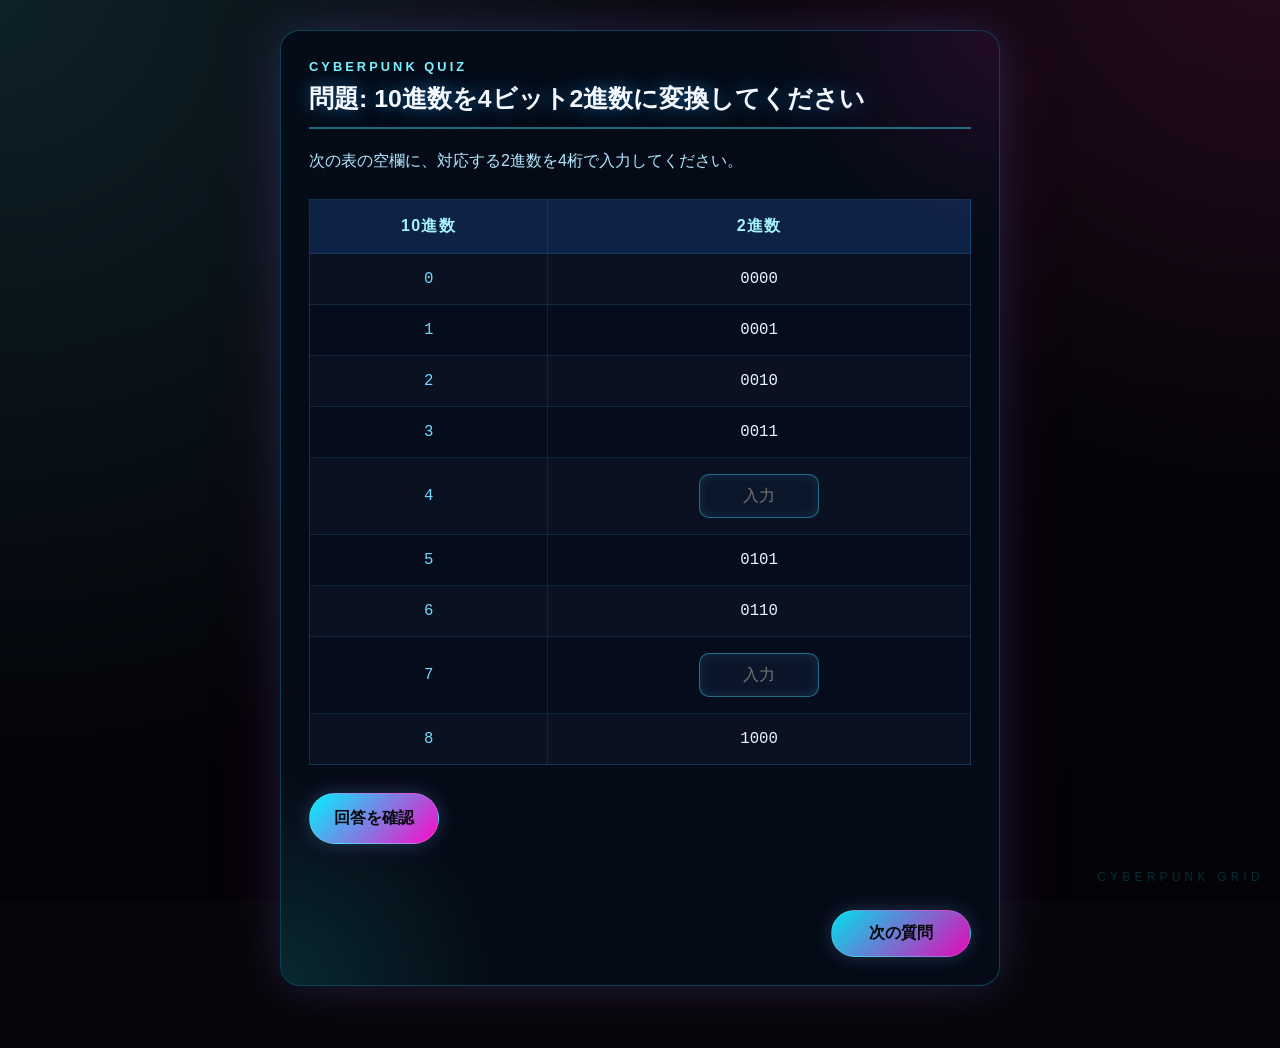
<file: fe_proj/question00.html>
<!doctype html>
<html lang="ja">

<head>
    <meta charset="UTF-8" />
    <title>HTML/CSS 4択問題</title>
    <link rel="stylesheet" href="Cyberpunk.css" />
    <link rel="stylesheet" href="style.css" />
</head>

<body>
    <div class="quiz-container">
        <div class="quiz-header">
            <span class="quiz-label">CYBERPUNK QUIZ</span>
            <h3 class="quiz-question">問題: 10進数を4ビット2進数に変換してください</h3>
        </div>

        <p class="quiz-description">次の表の空欄に、対応する2進数を4桁で入力してください。</p>

        <table class="binary-table">
            <thead>
                <tr>
                    <th>10進数</th>
                    <th>2進数</th>
                </tr>
            </thead>
            <tbody>
                <tr>
                    <td>0</td>
                    <td>0000</td>
                </tr>
                <tr>
                    <td>1</td>
                    <td>0001</td>
                </tr>
                <tr>
                    <td>2</td>
                    <td>0010</td>
                </tr>
                <tr>
                    <td>3</td>
                    <td>0011</td>
                </tr>
                <tr>
                    <td>4</td>
                    <td><input id="input4" class="binary-input" type="text" maxlength="4" placeholder="入力" /></td>
                </tr>
                <tr>
                    <td>5</td>
                    <td>0101</td>
                </tr>
                <tr>
                    <td>6</td>
                    <td>0110</td>
                </tr>
                <tr>
                    <td>7</td>
                    <td><input id="input7" class="binary-input" type="text" maxlength="4" placeholder="入力" /></td>
                </tr>
                <tr>
                    <td>8</td>
                    <td>1000</td>
                </tr>
            </tbody>
        </table>

        <button id="check-button" class="check-button" type="button">回答を確認</button>
        <p id="result" class="result-message"></p>

        <div class="nav-buttons">
            <a class="nav-button nav-button-next" href="question01.html">次の質問</a>
        </div>
    </div>

    <script>
        const checkButton = document.getElementById("check-button");
        const input4 = document.getElementById("input4");
        const input7 = document.getElementById("input7");
        const result = document.getElementById("result");

        function normalize(value) {
            return value.trim().replace(/[^01]/g, "");
        }

        function validateBinary(value) {
            return /^[01]{4}$/.test(value);
        }

        checkButton.addEventListener("click", () => {
            const answer4 = normalize(input4.value);
            const answer7 = normalize(input7.value);

            if (!validateBinary(answer4) || !validateBinary(answer7)) {
                result.textContent = "4桁の2進数（0と1のみ）を入力してください。";
                result.style.color = "#e74c3c";
                return;
            }

            const isCorrect4 = answer4 === "0100";
            const isCorrect7 = answer7 === "0111";

            if (isCorrect4 && isCorrect7) {
                result.textContent = "正解です！4→0100、7→0111";
                result.style.color = "#27ae60";
            } else {
                const wrong = [];
                if (!isCorrect4) wrong.push("4");
                if (!isCorrect7) wrong.push("7");
                result.textContent = `${wrong.join("、")} の答えが違います。もう一度確認してください。`;
                result.style.color = "#e74c3c";
            }
        });
    </script>
</body>

</html>
</file>
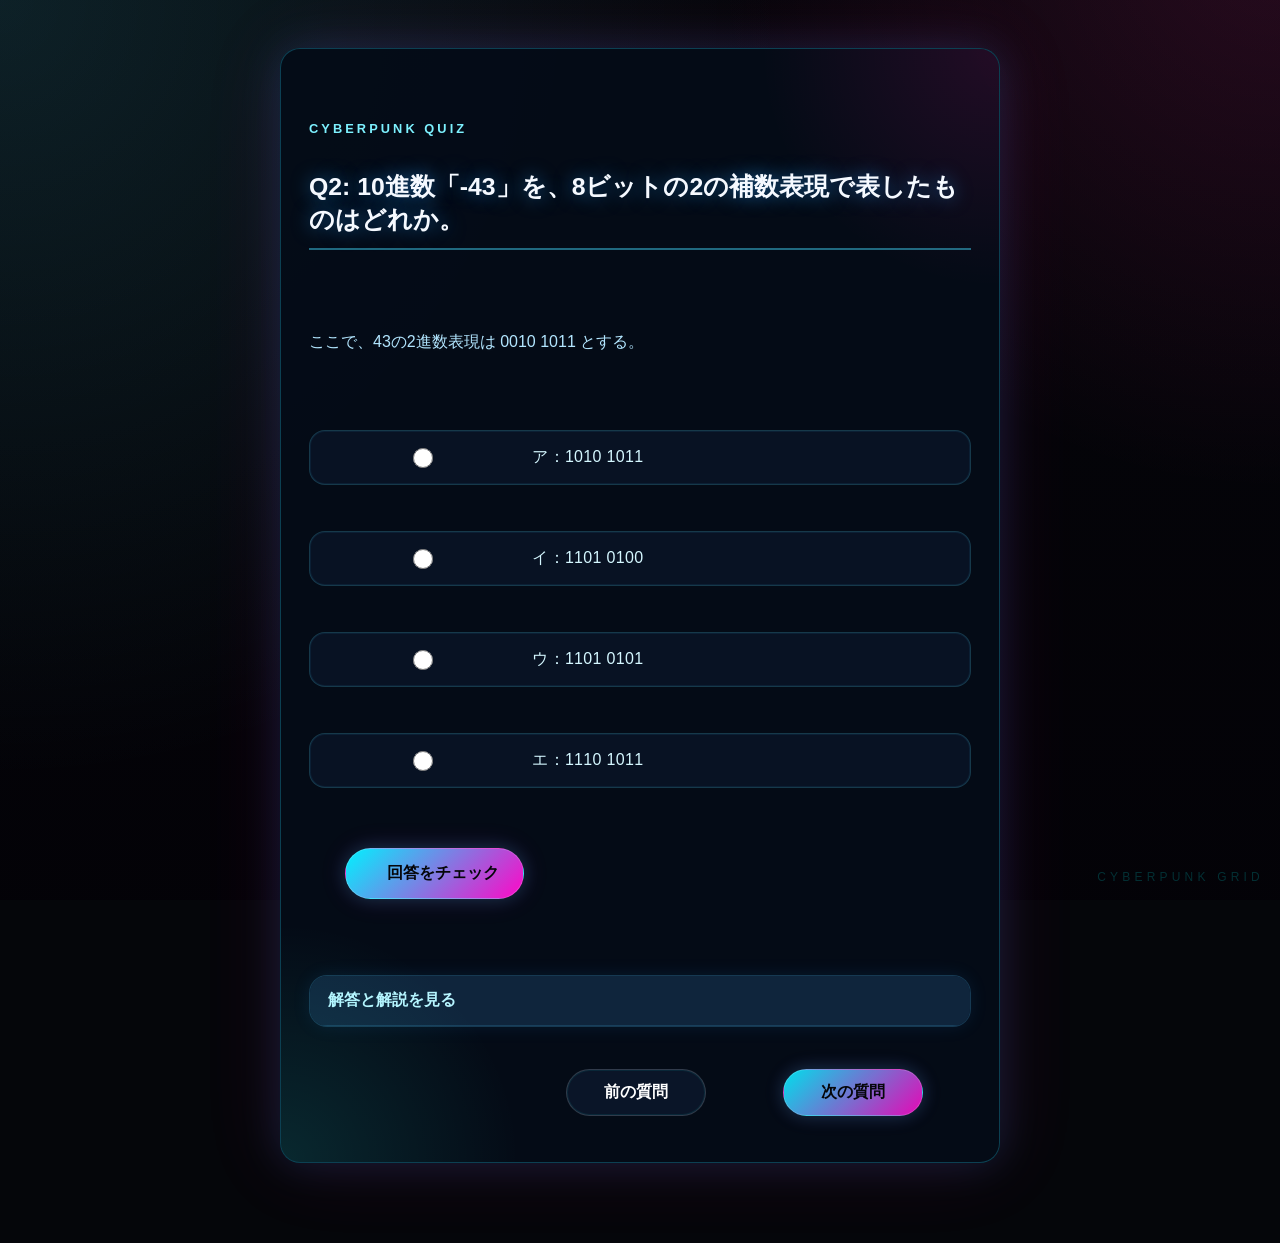
<file: fe_proj/question01.html>
﻿<!doctype html>

<html lang="ja">

<head>
    <meta charset="UTF-8" />
    <title>HTML/CSS 4択問題</title>
    <link rel="stylesheet" href="Cyberpunk.css" />
    <link rel="stylesheet" href="style.css" />
</head>

<body>
    <div class="quiz-container">
        <div class="quiz-header">
            <span class="quiz-label">CYBERPUNK QUIZ</span>
            <h3 class="quiz-question">Q2: 10進数「-43」を、8ビットの2の補数表現で表したものはどれか。</h3>
        </div>

        <p class="quiz-description">ここで、43の2進数表現は 0010 1011 とする。</p>

        <form class="quiz-options">
            <label>
                <input type="radio" name="q1" value="1" />
                <span class="option-text">ア：1010 1011</span>
            </label>
            <label>
                <input type="radio" name="q1" value="2" />
                <span class="option-text">イ：1101 0100</span>
            </label>
            <label>
                <input type="radio" name="q1" value="3" />
                <span class="option-text">ウ：1101 0101</span>
            </label>
            <label>
                <input type="radio" name="q1" value="4" />
                <span class="option-text">エ：1110 1011</span>
            </label>
        </form>
        <button type="button" class="check-button" onclick="checkAnswer()">
    回答をチェック
</button>

<p id="result" class="result-message"></p>

        <details class="quiz-answer">
            <summary>解答と解説を見る</summary>
            <div class="answer-content">
                <p class="correct-answer"><strong>正解 ウ：1101 0101</strong></p>
                <div class="explanation">
                    <p><strong>解説：</strong></p>
                    <p>負の数の「2の補数表現」は、以下の2つのステップで求めることができます。</p>
                    <p>1. 元のビットを反転させる（0と1を入れ替える）<br>
                        「+43」である 0010 1011 のすべてのビットを反転させます。<br>
                        0010 1011 → 1101 0100 （これは「1の補数」と呼ばれます）</p>
                    <p>2. 最後に「1」を足す<br>
                        反転させた値に 1 を足します。<br>
                        1101 0100 + 1 = 1101 0101</p>
                    <p>したがって、正解は ウ です。</p>
                </div>
            </div>
        </details>

        <div class="nav-buttons">
            <a class="nav-button nav-button-prev" href="question00.html">前の質問</a>
            <a class="nav-button nav-button-next" href="question02.html">次の質問</a>
        </div>
    </div>
    <script>
    function checkAnswer() {
        const selected = document.querySelector(
            'input[name="q1"]:checked'
        );
        const result = document.getElementById("result");

        if (!selected) {
            result.textContent = "選択肢を選んでください！";
            result.style.color = "orange";
            return;
        }

        if (selected.value === "3") {
            result.textContent = ":o: 正解です！";
            result.style.color = "#00FFCC";
        } else {
            result.textContent = ":x: 不正解です";
            result.style.color = "#FF4D6D";
        }
    }
</script>
</body>

</html>
</file>
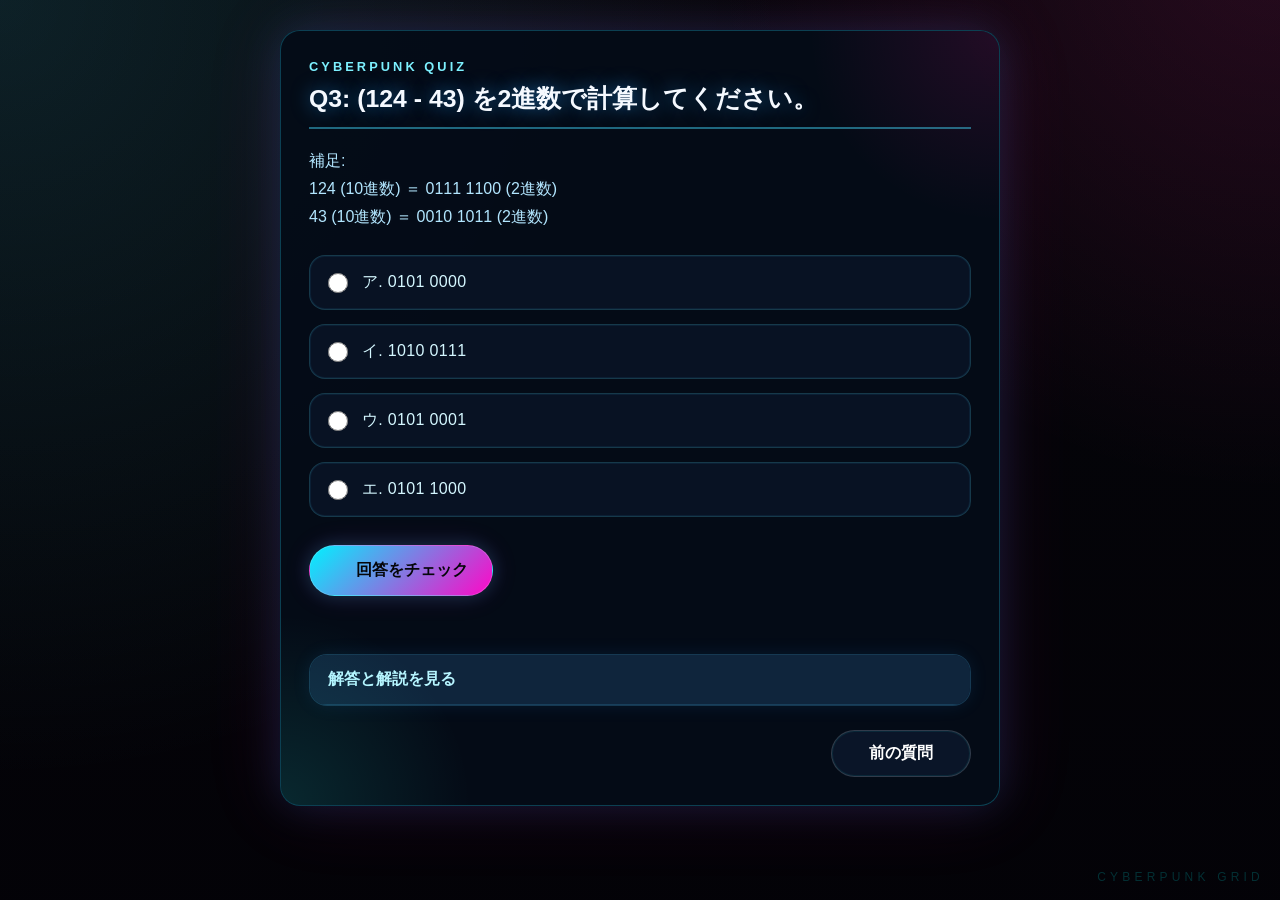
<file: fe_proj/question02.html>
﻿<!doctype html>
<html lang="ja">

<head>
    <meta charset="UTF-8" />
    <title>HTML/CSS 4択問題</title>
    <link rel="stylesheet" href="Cyberpunk.css" />
    <link rel="stylesheet" href="style.css" />
</head>

<body>
    <div class="quiz-container">
        <div class="quiz-header">
            <span class="quiz-label">CYBERPUNK QUIZ</span>
            <h3 class="quiz-question">Q3: (124 - 43) を2進数で計算してください。</h3>
        </div>

        <p class="quiz-description">
			補足:</br> 
			124 (10進数) ＝ 0111 1100 (2進数)</br>
			 43 (10進数) ＝ 0010 1011 (2進数)</br>
		</p>

        <form class="quiz-options">
            <label>
                <input type="radio" name="q1" value="1" />
                <span class="option-text">ア. 0101 0000</span>
            </label>
            <label>
                <input type="radio" name="q1" value="2" />
                <span class="option-text">イ. 1010 0111</span>
            </label>
            <label>
                <input type="radio" name="q1" value="3" />
                <span class="option-text">ウ. 0101 0001</span>
            </label>
            <label>
                <input type="radio" name="q1" value="4" />
                <span class="option-text">エ. 0101 1000</span>
            </label>
        </form>
        
        <button type="button" class="check-button" onclick="checkAnswer()">
    		回答をチェック
		</button>
		
		<p id="result" class="result-message"></p>

        <details class="quiz-answer">
            <summary>解答と解説を見る</summary>
            <div class="answer-content">
                <p class="correct-answer"><strong>正解：ウ. 0101 0001</strong></p>
                <div class="explanation">
                    <p><strong>解説</strong></p>
                    <p>-43を2の補数に直すと、1101 0101 </p>
                    <p>124 - 43(10進数) = 0111 1100 + 1101 0101(2進数) = 1 0101 0001 </p>
                    <p>あふれた最上位ビットは切り捨てるので、答えは ウ.0101 0001。</p>
                    <p>0101 0001 を10進数に直すと、64 + 16 + 1 = 81 で、結果が正しいことが確認できる。</p>
                </div>
            </div>
        </details>

        <div class="nav-buttons">
            <a class="nav-button nav-button-prev" href="question01.html">前の質問</a>
        </div>
    </div>
    
    <script>
    function checkAnswer() {
        const selected = document.querySelector(
            'input[name="q1"]:checked'
        );
        const result = document.getElementById("result");

        if (!selected) {
            result.textContent = "選択肢を選んでください！";
            result.style.color = "orange";
            return;
        }

        if (selected.value === "3") {
            result.textContent = ":o: 正解です！";
            result.style.color = "#00FFCC";
        } else {
            result.textContent = ":x: 不正解です";
            result.style.color = "#FF4D6D";
        }
    }
</script>
</body>

</html>
</file>
<file: fe_proj/Cyberpunk.css>
* {
    box-sizing: border-box;
}

body {
    margin: 0;
    min-height: 100vh;
    font-family: "Orbitron", "Segoe UI", "Meiryo", sans-serif;
    color: #e0f7ff;
    background-color: #05060f;
    background-image:
        radial-gradient(circle at 10% 20%, rgba(0, 255, 255, 0.18), transparent 12%),
        radial-gradient(circle at 85% 15%, rgba(255, 0, 255, 0.18), transparent 10%),
        radial-gradient(circle at 30% 80%, rgba(0, 255, 255, 0.12), transparent 14%),
        radial-gradient(circle at 70% 70%, rgba(255, 125, 0, 0.10), transparent 16%),
        radial-gradient(circle at 50% 20%, rgba(255, 0, 255, 0.08), transparent 24%),
        radial-gradient(circle at 80% 90%, rgba(0, 200, 255, 0.08), transparent 26%),
        radial-gradient(circle at top left, rgba(9, 7, 33, 0.9), #0a0a1f 45%, #05060f 100%);
    background-size: 200% 200%, 180% 180%, 220% 220%, 180% 180%, 200% 200%, 210% 210%, cover;
    background-position: 0% 0%, 100% 10%, 20% 90%, 90% 60%, 50% 10%, 75% 100%, 0% 0%;
    background-attachment: fixed;
    overflow-x: hidden;
    animation: neon-background 24s ease-in-out infinite;
}

body::before {
    content: "";
    position: fixed;
    inset: 0;
    background-image: linear-gradient(rgba(0, 255, 255, 0.05) 1px, transparent 1px), linear-gradient(90deg, rgba(255, 0, 255, 0.04) 1px, transparent 1px);
    background-size: 60px 60px;
    pointer-events: none;
    opacity: 0.35;
}

body::after {
    content: "CYBERPUNK GRID";
    position: fixed;
    bottom: 16px;
    right: 16px;
    font-size: 0.75rem;
    letter-spacing: 0.35em;
    color: rgba(0, 255, 255, 0.18);
    text-transform: uppercase;
    pointer-events: none;
    animation: neon-flicker 6s ease-in-out infinite;
}

.menu-container {
    position: relative;
    max-width: 680px;
    margin: 80px auto;
    padding: 32px 32px 28px;
    background: rgba(12, 14, 35, 0.96);
    border: 1px solid rgba(0, 255, 255, 0.18);
    border-radius: 20px;
    box-shadow: 0 0 40px rgba(0, 255, 255, 0.12);
    overflow: hidden;
    animation: card-glow 8s ease-in-out infinite alternate;
}

.menu-container::before,
.menu-container::after {
    content: "";
    position: absolute;
    inset: 0;
    pointer-events: none;
}

.menu-container::before {
    background: linear-gradient(120deg, rgba(0, 255, 255, 0.08), transparent 30%, transparent 70%, rgba(255, 0, 255, 0.08));
    mix-blend-mode: screen;
    animation: scanline-move 6s linear infinite;
}

.menu-container::after {
    background-image: linear-gradient(180deg, rgba(255, 0, 255, 0.06), transparent 25%, transparent 75%, rgba(0, 255, 255, 0.06));
    animation: pulse-glow 7s ease-in-out infinite;
}

.menu-container h1 {
    margin-top: 0;
    font-size: clamp(2rem, 3vw, 3rem);
    letter-spacing: 0.12em;
    text-transform: uppercase;
    color: #fcf7ff;
    text-shadow: 0 0 18px rgba(0, 255, 255, 0.5), 0 0 24px rgba(255, 0, 255, 0.2);
}

.menu-container p {
    margin: 0 0 28px;
    line-height: 1.7;
    color: #b3ecff;
    text-shadow: 0 0 8px rgba(0, 255, 255, 0.15);
}

.menu-container ul {
    list-style: none;
    padding: 0;
    margin: 0;
    display: grid;
    gap: 14px;
}

.menu-container li {
    margin: 0;
}

.menu-container a {
    display: block;
    padding: 18px 20px;
    border: 1px solid rgba(0, 255, 255, 0.3);
    border-radius: 14px;
    background: rgba(3, 8, 27, 0.75);
    color: #9dfcff;
    font-size: 1.05rem;
    text-decoration: none;
    transition: transform 0.2s ease, background-color 0.2s ease, box-shadow 0.2s ease;
    box-shadow: 0 0 18px rgba(0, 255, 255, 0.08);
}

.menu-container a:hover {
    transform: translateY(-2px);
    background: rgba(0, 255, 255, 0.12);
    border-color: rgba(255, 0, 255, 0.7);
    color: #ffffff;
    box-shadow: 0 0 28px rgba(255, 0, 255, 0.25), 0 0 18px rgba(0, 255, 255, 0.2);
}

.menu-container a::after {
    content: "→";
    float: right;
    opacity: 0.8;
}

@keyframes pulse {
    0%, 100% { opacity: 0.95; }
    50% { opacity: 1; }
}

@keyframes neon-flicker {
    0%, 18%, 22%, 25%, 53%, 57%, 100% { opacity: 0.18; }
    20%, 24%, 55% { opacity: 0.4; }
}

@keyframes card-glow {
    0% { box-shadow: 0 0 40px rgba(0, 255, 255, 0.12); border-color: rgba(0, 255, 255, 0.18); }
    100% { box-shadow: 0 0 60px rgba(255, 0, 255, 0.25); border-color: rgba(255, 0, 255, 0.28); }
}

@keyframes scanline-move {
    0% { transform: translateY(-100%); }
    100% { transform: translateY(100%); }
}

@keyframes pulse-glow {
    0%, 100% { opacity: 0.08; }
    50% { opacity: 0.18; }
}

@keyframes neon-background {
    0% {
        background-position: 0% 0%, 100% 10%, 20% 90%, 90% 60%, 50% 10%, 75% 100%, 0% 0%;
    }
    50% {
        background-position: 10% 15%, 90% 5%, 30% 80%, 80% 50%, 45% 18%, 70% 95%, 0% 0%;
    }
    100% {
        background-position: 0% 0%, 100% 10%, 20% 90%, 90% 60%, 50% 10%, 75% 100%, 0% 0%;
    }
}

.menu-container {
    animation: pulse 4s ease-in-out infinite;
}
</file>
<file: fe_proj/style.css>
/* 全体のフォント設定 */
body {
    font-family: "Segoe UI", "Helvetica Neue", Arial, "Hiragino Kaku Gothic ProN", "Hiragino Sans", Meiryo, sans-serif;
    color: #e0f7ff;
    padding: 30px;
    background-color: #05060a;
    background-image: radial-gradient(circle at top left, rgba(77, 231, 255, 0.12), transparent 25%),
        radial-gradient(circle at top right, rgba(255, 43, 157, 0.14), transparent 20%),
        linear-gradient(180deg, #08101f 0%, #05060a 40%, #030207 100%);
    min-height: 100vh;
}

body::before {
    content: "";
    position: fixed;
    inset: 0;
    background-image: linear-gradient(rgba(255, 255, 255, 0.01) 1px, transparent 1px),
        linear-gradient(90deg, rgba(255, 255, 255, 0.01) 1px, transparent 1px);
    background-size: 40px 40px;
    pointer-events: none;
    opacity: 0.25;
}

::selection {
    background: rgba(46, 204, 255, 0.35);
}

.menu-container {
    max-width: 600px;
    margin: 0 auto;
    background: #fff;
    padding: 24px;
    border-radius: 8px;
    box-shadow: 0 4px 6px rgba(0, 0, 0, 0.05);
}

.menu-container ul {
    list-style-type: none;
    padding: 0;
    margin: 0;
}

.menu-container li {
    margin-bottom: 10px;
}

.menu-container a {
    text-decoration: none;
    color: #3498db;
    font-size: 1.1rem;
}

.menu-container a:hover {
    text-decoration: underline;
}

/* 問題の枠組み */
.quiz-container {
    background: rgba(5, 12, 24, 0.95);
    border: 1px solid rgba(38, 215, 255, 0.26);
    border-radius: 20px;
    padding: 28px;
    max-width: 720px;
    margin: 0 auto 32px auto;
    box-shadow: 0 0 40px rgba(37, 157, 255, 0.16), 0 0 80px rgba(255, 35, 155, 0.12);
    position: relative;
    overflow: hidden;
}

.quiz-container::before {
    content: "";
    position: absolute;
    inset: 0;
    background: radial-gradient(circle at top right, rgba(255, 20, 147, 0.12), transparent 18%),
        radial-gradient(circle at bottom left, rgba(42, 255, 229, 0.12), transparent 18%);
    pointer-events: none;
}

.quiz-header {
    display: flex;
    flex-direction: column;
    gap: 8px;
    margin-bottom: 18px;
    position: relative;
    z-index: 1;
}

.quiz-label {
    display: inline-block;
    letter-spacing: 0.24em;
    color: #7df1ff;
    text-transform: uppercase;
    font-size: 0.8rem;
    font-weight: 700;
}

.quiz-question {
    margin: 0;
    font-size: 1.55rem;
    color: #f5f9ff;
    text-shadow: 0 0 18px rgba(37, 157, 255, 0.55);
    border-bottom: 2px solid rgba(67, 220, 255, 0.45);
    padding-bottom: 12px;
}

.quiz-description {
    color: #b7d8ff;
    line-height: 1.7;
    margin-bottom: 24px;
    text-shadow: 0 0 6px rgba(255, 255, 255, 0.08);
}

/* 選択肢のレイアウト */
.quiz-options {
    display: flex;
    flex-direction: column;
    gap: 14px;
    margin-bottom: 28px;
}

/* 選択肢のラベル（クリックしやすくする） */
.quiz-options label {
    display: flex;
    align-items: center;
    gap: 14px;
    padding: 16px 18px;
    background: rgba(9, 19, 36, 0.95);
    border: 1px solid rgba(82, 231, 255, 0.18);
    border-radius: 16px;
    color: #d4f7ff;
    cursor: pointer;
    transition: transform 0.18s ease, border-color 0.18s ease, box-shadow 0.18s ease, background 0.18s ease;
    box-shadow: inset 0 0 0 1px rgba(57, 172, 255, 0.08);
}

/* マウスを乗せた時の効果 */
.quiz-options label:hover {
    background: rgba(12, 26, 50, 0.98);
    border-color: rgba(0, 242, 255, 0.38);
    transform: translateY(-1px);
    box-shadow: 0 0 20px rgba(0, 242, 255, 0.16), inset 0 0 0 1px rgba(0, 242, 255, 0.08);
}

/* ラジオボタン自体の余白調整 */
.quiz-options input[type="radio"] {
    margin: 0;
    accent-color: #00f7ff;
    width: 1.25rem;
    height: 1.25rem;
}

.option-text {
    display: block;
    font-size: 1rem;
    letter-spacing: 0.02em;
}

/* 解答・解説の開閉部分 */
.quiz-answer {
    background: rgba(11, 23, 42, 0.95);
    border: 1px solid rgba(70, 200, 255, 0.2);
    border-radius: 18px;
    overflow: hidden;
    box-shadow: 0 0 18px rgba(37, 157, 255, 0.1);
}

/* 「解答と解説を見る」のテキスト部分 */
.quiz-answer summary {
    padding: 14px 18px;
    font-weight: bold;
    color: #b7f5ff;
    background: rgba(15, 38, 62, 0.95);
    cursor: pointer;
    list-style: none; /* デフォルトの三角形を消す（一部ブラウザ用） */
    border-bottom: 1px solid rgba(70, 200, 255, 0.16);
}

/* デフォルトの三角形を消す（Safari等用） */
.quiz-answer summary::-webkit-details-marker {
    display: none;
}

/* 開いたときの解説の中身 */
.answer-content {
    padding: 18px;
    border-top: 1px solid rgba(70, 200, 255, 0.12);
    color: #d8f5ff;
}

.correct-answer {
    color: #7feeff;
    font-size: 1.08rem;
    margin-top: 0;
}

.explanation {
    margin-bottom: 0;
    line-height: 1.75;
}

.quiz-description {
    color: #b2e6ff;
    line-height: 1.75;
    margin-bottom: 24px;
}

/* デフォルトの三角形を消す（Safari等用） */
.quiz-answer summary::-webkit-details-marker {
    display: none;
}

/* 開いたときの解説の中身 */
.answer-content {
    padding: 16px;
    border-top: 1px solid #e0e0e0;
}

.correct-answer {
    color: #e74c3c;
    font-size: 1.1rem;
    margin-top: 0;
}

.explanation {
    margin-bottom: 0;
    line-height: 1.6;
}

.binary-table {
    width: 100%;
    border-collapse: collapse;
    margin-bottom: 28px;
    background: rgba(6, 14, 30, 0.78);
    box-shadow: inset 0 0 0 1px rgba(35, 155, 255, 0.12);
}

.binary-table th,
.binary-table td {
    border: 1px solid rgba(68, 192, 255, 0.12);
    padding: 16px 14px;
    text-align: center;
    color: #e5f7ff;
}

.binary-table th {
    background: rgba(56, 135, 255, 0.18);
    color: #a6f3ff;
    font-weight: 700;
    letter-spacing: 0.08em;
}

.binary-table tbody tr {
    transition: background 0.22s ease;
}

.binary-table tbody tr:hover {
    background: rgba(42, 192, 255, 0.08);
}

.binary-table tbody tr:nth-child(odd) {
    background: rgba(255, 255, 255, 0.02);
}

.binary-table td {
    font-family: "Roboto Mono", "Courier New", monospace;
    font-size: 0.98rem;
}

.binary-table td:first-child {
    color: #76d6ff;
}

.binary-input {
    width: 100%;
    max-width: 120px;
    padding: 12px 14px;
    border: 1px solid rgba(63, 213, 255, 0.45);
    border-radius: 10px;
    text-align: center;
    font-size: 1rem;
    background: rgba(13, 24, 44, 0.92);
    color: #d4f7ff;
    box-shadow: inset 0 0 12px rgba(69, 207, 255, 0.14);
}

.binary-input:focus {
    outline: none;
    border-color: #8bf1ff;
    box-shadow: 0 0 18px rgba(51, 235, 255, 0.28);
    background: rgba(10, 18, 34, 1);
}

.check-button {
    padding: 14px 24px;
    background: linear-gradient(135deg, #00f2ff 0%, #ff07c7 100%);
    border: 1px solid rgba(255, 255, 255, 0.18);
    border-radius: 999px;
    color: #05060a;
    font-size: 1rem;
    font-weight: 700;
    cursor: pointer;
    transition: transform 0.2s ease, box-shadow 0.2s ease;
    box-shadow: 0 0 18px rgba(0, 242, 255, 0.18), 0 0 28px rgba(255, 7, 199, 0.14);
}

.check-button:hover {
    transform: translateY(-2px);
    box-shadow: 0 0 22px rgba(0, 242, 255, 0.28), 0 0 34px rgba(255, 7, 199, 0.2);
}

.result-message {
    margin-top: 18px;
    min-height: 24px;
    font-weight: 700;
    letter-spacing: 0.02em;
}

.nav-buttons {
    display: flex;
    flex-wrap: wrap;
    gap: 12px;
    justify-content: flex-end;
    margin-top: 24px;
}

.nav-button {
    display: inline-flex;
    align-items: center;
    justify-content: center;
    padding: 12px 20px;
    min-width: 140px;
    color: #ffffff;
    text-decoration: none;
    font-weight: 700;
    border-radius: 999px;
    border: 1px solid rgba(255, 255, 255, 0.16);
    transition: transform 0.2s ease, background-color 0.2s ease, box-shadow 0.2s ease;
}

.nav-button:hover {
    transform: translateY(-1px);
}

.nav-button-prev {
    background: rgba(11, 23, 42, 0.95);
    box-shadow: inset 0 0 0 1px rgba(0, 255, 240, 0.08);
}

.nav-button-next {
    background: linear-gradient(135deg, rgba(0, 242, 255, 0.92) 0%, rgba(255, 7, 199, 0.9) 100%);
    color: #05060a;
    box-shadow: 0 0 18px rgba(0, 242, 255, 0.18), 0 0 22px rgba(255, 7, 199, 0.12);
}
</file>
